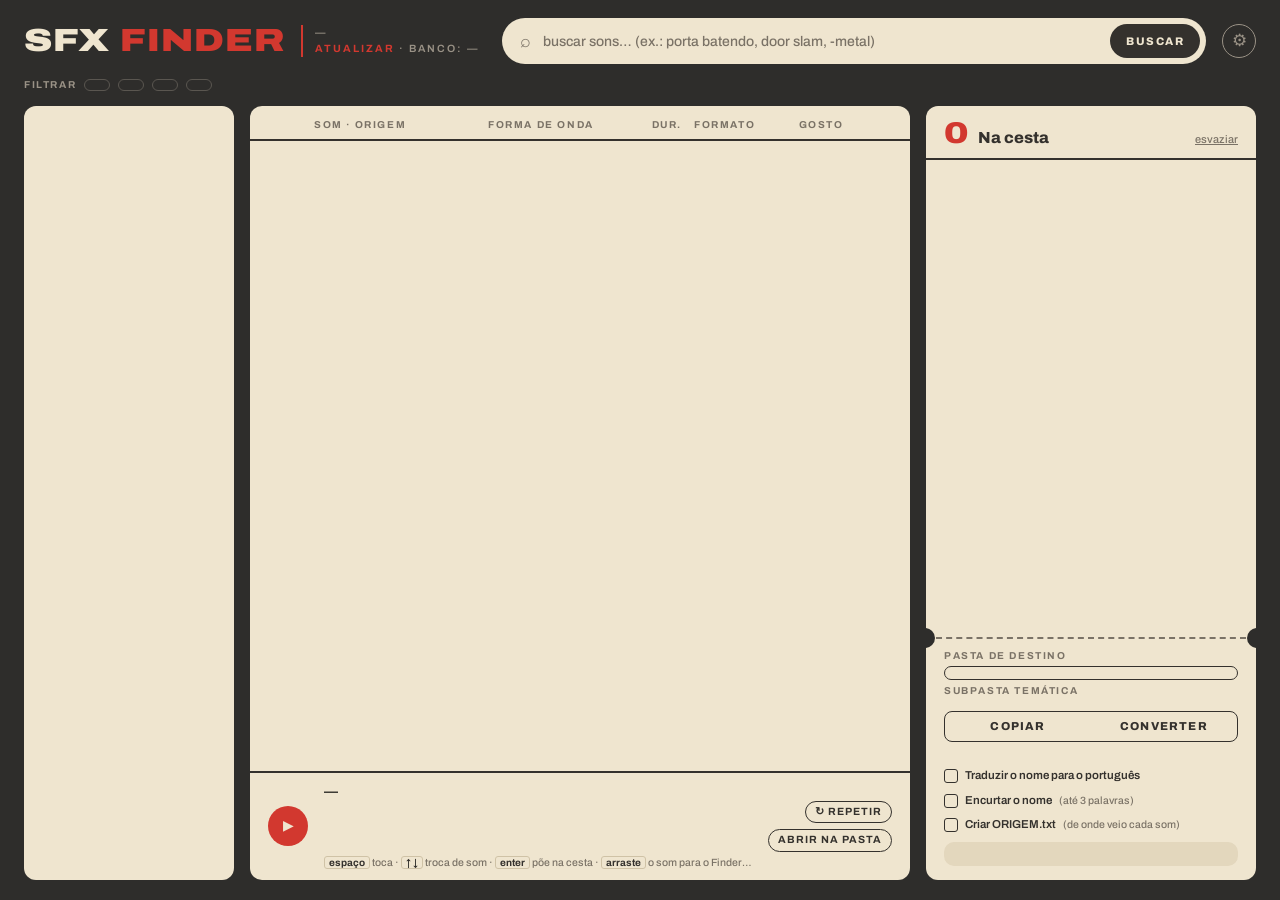
<file: ui/index.html>
<!doctype html>
<html lang="pt-BR">
<head>
  <meta charset="utf-8">
  <meta name="viewport" content="width=device-width, initial-scale=1">
  <title>SFX Finder</title>
  <link rel="stylesheet" href="style.css">
</head>
<body>
  <header class="topo">
    <div class="marca">SFX <span>FINDER</span></div>
    <div class="sub"><span id="sub1">—</span><br><button class="link" id="atualizar">atualizar</button> · <span id="sub2">banco: —</span></div>
    <label class="busca">
      <span class="lupa">⌕</span>
      <input id="q" type="text" placeholder="buscar sons… (ex.: porta batendo, door slam, -metal)" autocomplete="off" spellcheck="false">
      <span class="dica" id="dica"></span>
      <button class="btn-busca" id="buscar">BUSCAR</button>
    </label>
    <button class="engr" id="engr" title="Ajustes">⚙</button>
  </header>

  <div class="filtros">
    <span class="rot apagado">Filtrar</span>
    <button class="chip" data-filtro="dur"></button>
    <button class="chip" data-filtro="qual"></button>
    <button class="chip" data-filtro="canais"></button>
    <button class="chip" data-filtro="gosto"></button>
    <span class="esp"></span>
    <span class="cont" id="cont"></span>
  </div>

  <main class="corpo">
    <nav class="bilhete bibs" id="bibs"></nav>

    <section class="bilhete res">
      <div class="cab rot" id="cab"><span></span><button data-col="nome">Som · origem</button><span>Forma de onda</span><button class="dir" data-col="duracao">Dur.</button><button data-col="formato">Formato</button><button class="centro" data-col="gosto">Gosto</button><span></span></div>
      <div class="linhas" id="linhas"></div>
      <div class="player" id="player">
        <button class="big" id="tocar" title="Tocar (espaço)">▶</button>
        <div class="meio">
          <div class="t"><b id="p-nome">—</b><span class="tab" id="p-tempo"></span></div>
          <div class="grande" id="grande"><canvas id="onda-grande"></canvas><div class="trecho oculto" id="trecho"><button id="sem-trecho" title="Tirar o trecho">✕</button></div><div class="cursor-play" id="cursor"></div></div>
          <div class="teclas"><b>espaço</b> toca · <b>↑ ↓</b> troca de som · <b>enter</b> põe na cesta · <b>arraste</b> o som para o Finder ou o Avid · arraste na onda para marcar um trecho</div>
        </div>
        <div class="ctl">
          <button class="mini" id="repetir">↻ REPETIR</button>
          <button class="mini" id="revelar">ABRIR NA PASTA</button>
        </div>
      </div>
    </section>

    <aside class="bilhete cesta">
      <div class="cab2"><span class="num tab" id="n-cesta">0</span><b>Na cesta</b><span class="esp"></span><button class="limpar" id="esvaziar">esvaziar</button></div>
      <div class="itens" id="itens"></div>
      <div class="picote"></div>
      <div class="dest">
        <div class="campo">
          <span class="rot">Pasta de destino</span>
          <button class="caixa" id="destino"></button>
          <span class="rot" id="rot-temas">Subpasta temática</span>
          <div class="temas" id="temas"></div>
        </div>
        <div class="seg" id="acao"><button data-acao="copiar">COPIAR</button><button data-acao="converter">CONVERTER</button></div>
        <div class="campo" id="conv">
          <div class="fmts" id="fmts"></div>
          <div class="lin2" id="params"></div>
        </div>
        <div class="campo oculto" id="copia-info"><span class="nota">Copia o arquivo original, sem mudar o formato.</span></div>
        <button class="chk" data-op="traduzir"><i></i>Traduzir o nome para o português</button>
        <button class="chk" data-op="encurtar"><i></i>Encurtar o nome <small>(até 3 palavras)</small></button>
        <button class="chk" data-op="origem"><i></i>Criar ORIGEM.txt <small>(de onde veio cada som)</small></button>
        <button class="ir" id="ir" disabled></button>
      </div>
    </aside>
  </main>

  <div class="menu oculto" id="menu"></div>
  <div class="aviso oculto" id="aviso"></div>

  <div class="veu oculto" id="boas">
    <div class="boas">
      <div class="rot">Bem-vindo ao SFX Finder</div>
      <h2>ONDE ESTÁ O SEU BANCO DE SONS?</h2>
      <p>Escolha a pasta com os seus efeitos sonoros. O app lê tudo uma vez e guarda um índice. Nas próximas vezes ele abre na hora; para conferir o que mudou, use “atualizar”, no alto.</p>
      <button class="caixa vazia" id="boas-pasta">+ ESCOLHER A PASTA DO BANCO</button>
      <div id="boas-prog" class="oculto">
        <div class="linha"><span id="boas-txt">Procurando os sons…</span><span class="tab" id="boas-n"></span></div>
        <div class="barra"><i id="boas-barra"></i></div>
        <p class="pequeno">Você já pode buscar enquanto ele termina.</p>
        <div class="boas-botoes"><button class="mini on" id="boas-fechar">BUSCAR ENQUANTO TERMINA</button></div>
      </div>
    </div>
  </div>

  <div class="veu oculto" id="ajustes">
    <div class="boas">
      <div class="rot">Ajustes</div>
      <h2>SFX FINDER</h2>
      <div class="campo"><span class="rot">Banco de sons</span><button class="caixa" id="aj-banco"></button></div>
      <p id="aj-info"></p>
      <button class="chk" id="aj-ia"></button>
      <div class="boas-botoes"><button class="mini" id="aj-atualizar">ATUALIZAR O ÍNDICE</button><button class="mini on" id="aj-fechar">FECHAR</button></div>
      <p class="pequeno" id="versao"></p>
    </div>
  </div>

  <script src="app.js"></script>
</body>
</html>
</file>
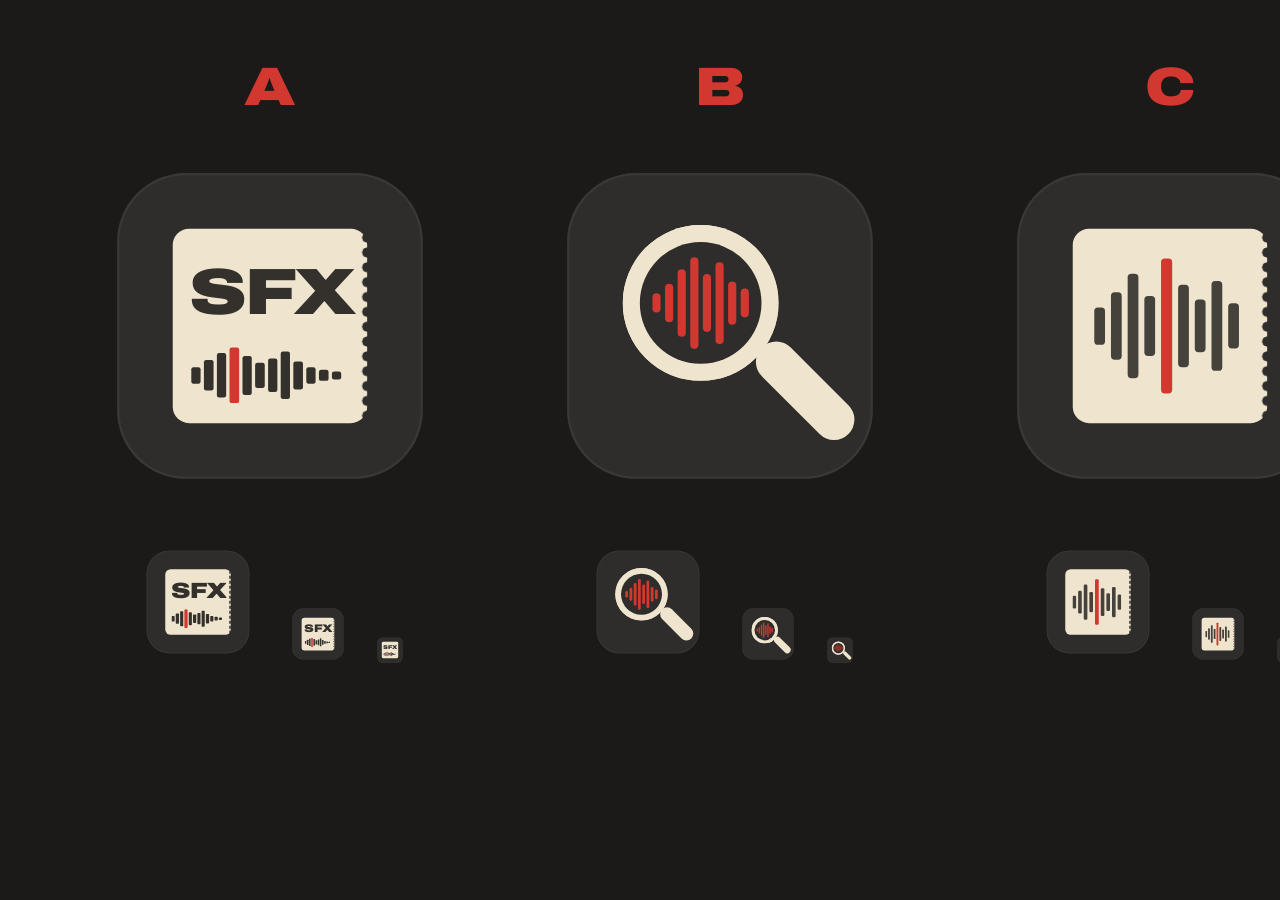
<file: docs/preview/icone.html>
<!doctype html><html><head><meta charset="utf-8"><style>
@font-face { font-family: "Archivo"; src: url("../../ui/fonts/archivo.woff2") format("woff2"); font-weight: 100 900; font-stretch: 62% 125%; }
:root { --fundo: #2e2d2b; --papel: #efe5cf; --tinta: #34312d; --verm: #d2382f; }
html,body{margin:0;background:transparent}
body.folha{background:#1b1a19;width:1500px;height:760px;font-family:"Archivo";color:#efe5cf}
.ic{position:relative;width:1024px;height:1024px}
.fundo{position:absolute;left:100px;top:100px;width:824px;height:824px;border-radius:185px;background:var(--fundo);overflow:hidden;box-shadow:inset 0 0 0 6px #3a3835}

/* A: bilhete com SFX e onda */
.a .bilhete{position:absolute;left:150px;top:150px;width:524px;height:524px;border-radius:44px;background:var(--papel)}
.a .bilhete::after{content:"";position:absolute;right:-20px;top:0;bottom:0;width:40px;background:radial-gradient(circle at 20px 20px,var(--fundo) 13px,transparent 14px) 0 4px/40px 40px repeat-y}
.a .txt{position:absolute;left:44px;top:84px;font:900 176px/1 "Archivo";font-stretch:125%;color:var(--tinta);letter-spacing:-4px}
.a .onda{position:absolute;left:50px;right:70px;top:320px;height:150px;display:flex;align-items:center;gap:9px}
.a .onda i{flex:1;background:var(--tinta);border-radius:6px}
.a .onda i.v{background:var(--verm)}

/* B: lupa com a onda dentro */
.b .lente{position:absolute;left:150px;top:140px;width:420px;height:420px;border-radius:50%;background:var(--papel);box-shadow:0 0 0 46px var(--papel) inset, 0 0 0 0 transparent}
.b .vidro{position:absolute;left:196px;top:186px;width:328px;height:328px;border-radius:50%;background:var(--fundo);display:flex;align-items:center;justify-content:center;gap:12px;overflow:hidden}
.b .vidro i{width:22px;background:var(--verm);border-radius:11px}
.b .cabo{position:absolute;left:470px;top:470px;width:110px;height:330px;background:var(--papel);border-radius:55px;transform:rotate(-45deg);transform-origin:55px 0}

/* C: bilhete com barras e uma vermelha “achada” */
.c .bilhete{position:absolute;left:150px;top:150px;width:524px;height:524px;border-radius:44px;background:var(--papel)}
.c .bilhete::after{content:"";position:absolute;right:-20px;top:0;bottom:0;width:40px;background:radial-gradient(circle at 20px 20px,var(--fundo) 13px,transparent 14px) 0 4px/40px 40px repeat-y}
.c .barras{position:absolute;left:58px;right:76px;top:60px;bottom:60px;display:flex;align-items:center;gap:16px}
.c .barras i{flex:1;background:var(--tinta);border-radius:10px;opacity:.9}
.c .barras i.v{background:var(--verm);opacity:1}
.c .anel{position:absolute;border:26px solid var(--verm);border-radius:50%;width:150px;height:150px;left:208px;top:-6px}

.folha .linha{display:flex;gap:70px;padding:60px 80px 0;align-items:flex-start}
.folha .op{display:flex;flex-direction:column;align-items:center;gap:22px}
.folha .op .grande{width:380px;height:380px;overflow:hidden}
.folha .op .grande .ic{transform:scale(.371);transform-origin:0 0}
.folha .peq{display:flex;gap:24px;align-items:flex-end}
.folha .peq div{overflow:hidden}
.folha .letra{font:900 54px/1 "Archivo";font-stretch:125%;color:#d2382f}
.folha .nome{font:700 13px/1 "Archivo";letter-spacing:2px;text-transform:uppercase;color:#9a9286}
</style></head><body>
<template id="A"><div class="ic a"><div class="fundo"><div class="bilhete"><div class="txt">SFX</div><div class="onda"></div></div></div></div></template>
<template id="B"><div class="ic b"><div class="fundo"><div class="cabo"></div><div class="lente"></div><div class="vidro"></div></div></div></template>
<template id="C"><div class="ic c"><div class="fundo"><div class="bilhete"><div class="barras"></div></div></div></div></template>
<script>
const op = new URLSearchParams(location.search).get("op");
const altA = [30,55,80,100,70,45,60,85,50,30,20,14];
const altB = [20,40,70,95,60,85,45,30];
const altC = [25,45,70,40,90,55,35,60,30];
function monta(id) {
  const n = document.getElementById(id).content.firstElementChild.cloneNode(true);
  if (id === "A") n.querySelector(".onda").innerHTML = altA.map((h,i)=>`<i class="${i===3?'v':''}" style="height:${h}%"></i>`).join("");
  if (id === "B") n.querySelector(".vidro").innerHTML = altB.map((h)=>`<i style="height:${h*2.6}px"></i>`).join("");
  if (id === "C") n.querySelector(".barras").innerHTML = altC.map((h,i)=>`<i class="${i===4?'v':''}" style="height:${h}%"></i>`).join("");
  return n;
}
if (op) { document.body.appendChild(monta(op)); }
else {
  document.body.className = "folha";
  const l = document.createElement("div"); l.className = "linha";
  for (const id of ["A","B","C"]) {
    const o = document.createElement("div"); o.className = "op";
    o.innerHTML = `<div class="letra">${id}</div><div class="grande"></div><div class="peq"></div>`;
    o.querySelector(".grande").appendChild(monta(id));
    for (const s of [128, 64, 32]) {
      const d = document.createElement("div"); d.style.width = d.style.height = s + "px";
      const m = monta(id); m.style.transform = `scale(${s/1024})`; m.style.transformOrigin = "0 0";
      d.appendChild(m); o.querySelector(".peq").appendChild(d);
    }
    l.appendChild(o);
  }
  document.body.appendChild(l);
}
</script></body></html>
</file>
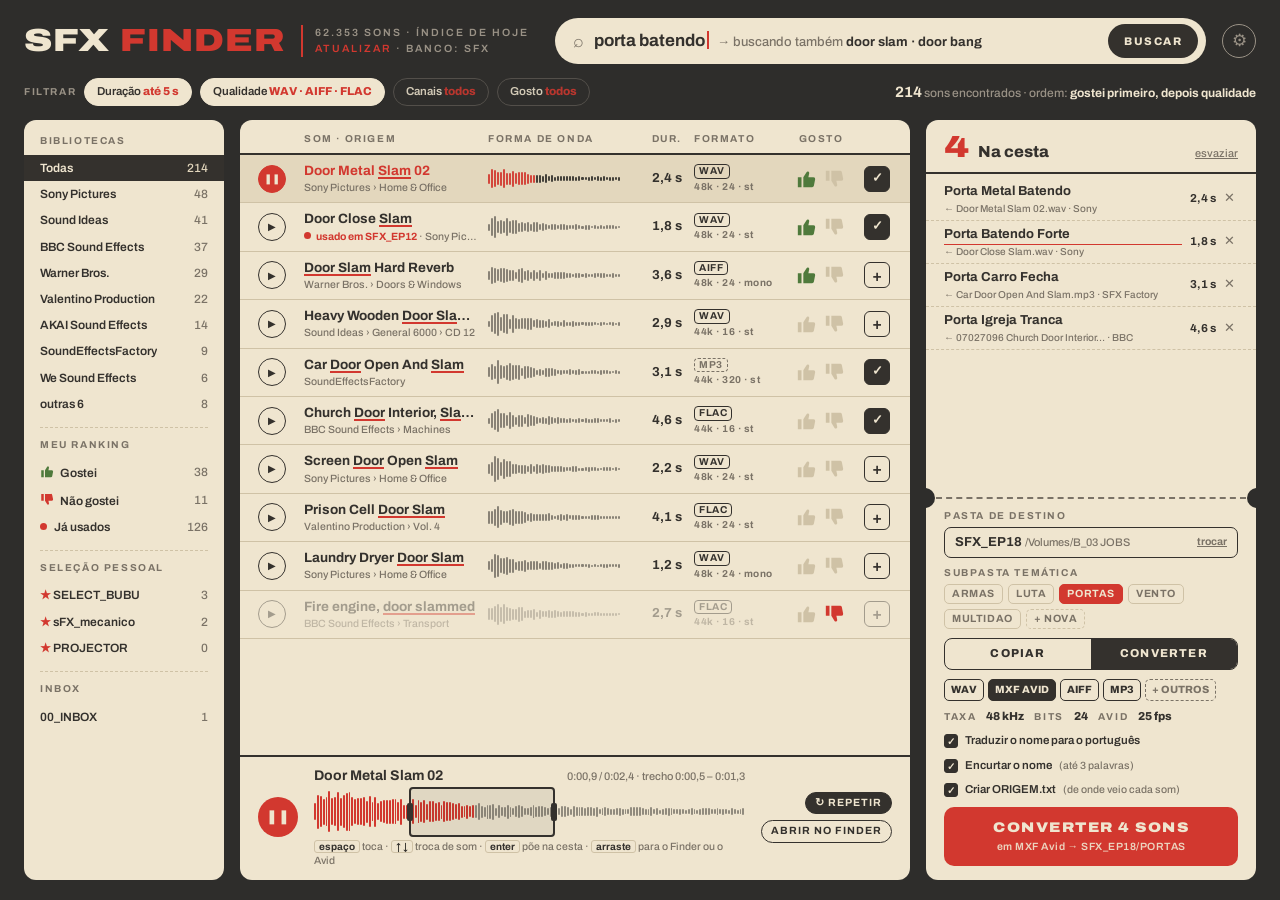
<file: docs/preview/janela.html>
<!doctype html>
<html lang="pt-BR">
<head>
<meta charset="utf-8">
<title>SFX Finder</title>
<style>
@font-face { font-family: "Archivo"; src: url("fonts/archivo.woff2") format("woff2"); font-weight: 100 900; font-stretch: 62% 125%; }
:root {
  --fundo: #2e2d2b; --papel: #efe5cf; --papel2: #e3d7bd; --tinta: #34312d; --tinta2: #7a7266;
  --linha: #cfc2a6; --destaque: #d2382f; --apagado: #9a9286; --ok: #4f7a3c;
}
body.p2 { --fundo: #1f2422; --papel: #e9ecdf; --papel2: #d9dfcc; --tinta: #26302b; --tinta2: #66716a; --linha: #bfc8b5; --destaque: #e0892a; --apagado: #8c978f; }
body.p3 { --fundo: #18191c; --papel: #f1efe9; --papel2: #e2dfd6; --tinta: #1d1e22; --tinta2: #6c6d72; --linha: #cbc8be; --destaque: #2f6fd2; --apagado: #8a8b90; }
* { box-sizing: border-box; margin: 0; }
html, body { height: 100%; }
body { background: var(--fundo); color: var(--papel); font: 500 13px/1.35 "Archivo", sans-serif;
  display: flex; flex-direction: column; gap: 14px; padding: 18px 24px 20px; overflow: hidden; }
.rot { font-size: 10px; font-weight: 700; letter-spacing: 1.6px; text-transform: uppercase; color: var(--tinta2); white-space: nowrap; }
.tab { font-variant-numeric: tabular-nums; }

/* topo */
.topo { display: flex; align-items: center; gap: 16px; }
.marca { font-size: 32px; font-weight: 900; font-stretch: 125%; letter-spacing: 1px; line-height: 1; white-space: nowrap; }
.marca span { color: var(--destaque); }
.sub { font-size: 10.5px; font-weight: 600; letter-spacing: 2px; text-transform: uppercase; color: var(--apagado); border-left: 2px solid var(--destaque); padding-left: 12px; line-height: 1.5; }
.busca { flex: 1; display: flex; align-items: center; gap: 10px; background: var(--papel); color: var(--tinta); border-radius: 30px; padding: 0 8px 0 18px; height: 46px; margin-left: 10px; }
.busca .lupa { font-size: 18px; color: var(--tinta2); }
.busca .txt { flex: 1; font-size: 17px; font-weight: 700; }
.busca .txt i { font-style: normal; color: var(--tinta2); font-weight: 500; font-size: 13px; margin-left: 8px; }
.busca .cursor { display: inline-block; width: 2px; height: 18px; background: var(--destaque); vertical-align: -3px; margin-left: 2px; }
.btn-busca { background: var(--tinta); color: var(--papel); border-radius: 22px; height: 34px; padding: 0 16px; display: grid; place-items: center; font-weight: 800; font-size: 11px; letter-spacing: 1.5px; }
.engr { width: 34px; height: 34px; border-radius: 50%; border: 1.5px solid var(--apagado); color: var(--apagado); display: grid; place-items: center; font-size: 17px; }

/* filtros */
.filtros { display: flex; align-items: center; gap: 8px; flex-wrap: wrap; }
.chip { border: 1.5px solid #5a5650; border-radius: 16px; padding: 5px 12px; font-size: 11.5px; font-weight: 600; color: var(--papel); opacity: .85; white-space: nowrap; }
.chip b { color: var(--destaque); font-weight: 800; }
.chip.on { background: var(--papel); color: var(--tinta); border-color: var(--papel); opacity: 1; }
.chip.on b { color: var(--destaque); }
.filtros .esp { flex: 1; }
.filtros .cont { font-size: 12px; color: var(--apagado); }
.filtros .cont b { color: var(--papel); font-size: 15px; }

.corpo { flex: 1; display: flex; gap: 16px; min-height: 0; }
.bilhete { background: var(--papel); color: var(--tinta); border-radius: 12px; display: flex; flex-direction: column; overflow: hidden; position: relative; }

/* coluna de bibliotecas */
.bibs { width: 200px; padding: 14px 0; }
.bibs h3 { padding: 0 16px 8px; }
.bib { display: flex; justify-content: space-between; gap: 8px; padding: 5px 16px; font-size: 12px; font-weight: 600; }
.bib span:first-child { overflow: hidden; text-overflow: ellipsis; white-space: nowrap; }
.bib .n { color: var(--tinta2); font-weight: 500; }
.bib.on { background: var(--tinta); color: var(--papel); }
.bib.on .n { color: var(--papel2); }
.bib.fav span:first-child::before { content: "★ "; color: var(--destaque); }
.bibs hr { border: none; border-top: 1.5px dashed var(--linha); margin: 10px 16px; }

/* resultados */
.res { flex: 1; min-width: 0; }
.res .cab { display: grid; grid-template-columns: 34px 1fr 132px 50px 84px 62px 28px; gap: 12px; padding: 12px 18px 8px; border-bottom: 2px solid var(--tinta); align-items: end; }
.linhas { flex: 1; overflow: hidden; }
.lin { display: grid; grid-template-columns: 34px 1fr 132px 50px 84px 62px 28px; gap: 12px; padding: 7px 18px; align-items: center; border-bottom: 1px solid var(--linha); }
.lin.tocando { background: var(--papel2); }
.lin.tocando .nome { color: var(--destaque); }
.play { width: 28px; height: 28px; border-radius: 50%; border: 1.5px solid var(--tinta); display: grid; place-items: center; font-size: 10px; }
.lin.tocando .play { background: var(--destaque); border-color: var(--destaque); color: var(--papel); }
.nome { font-weight: 700; font-size: 13.5px; white-space: nowrap; overflow: hidden; text-overflow: ellipsis; }
.nome mark { background: none; color: inherit; text-decoration: underline; text-decoration-color: var(--destaque); text-decoration-thickness: 2px; text-underline-offset: 2px; }
.cam { font-size: 10.5px; color: var(--tinta2); white-space: nowrap; overflow: hidden; text-overflow: ellipsis; margin-top: 1px; }
.onda { height: 26px; display: flex; align-items: center; gap: 1px; }
.onda i { flex: 1; background: var(--tinta); opacity: .55; border-radius: 1px; }
.lin.tocando .onda i { opacity: .9; }
.lin.tocando .onda i.ja { background: var(--destaque); }
.dur { font-size: 13px; font-weight: 700; text-align: right; }
.fmt { font-size: 10px; font-weight: 700; letter-spacing: .5px; color: var(--tinta2); line-height: 1.25; }
.fmt b { display: inline-block; border: 1.5px solid var(--tinta); color: var(--tinta); border-radius: 4px; padding: 0 4px; margin-bottom: 2px; font-size: 10px; }
.fmt b.mp3 { border-style: dashed; color: var(--tinta2); border-color: var(--tinta2); }
.add { width: 26px; height: 26px; border-radius: 6px; border: 1.5px solid var(--tinta); display: grid; place-items: center; font-size: 16px; font-weight: 700; }
.add.ok { background: var(--tinta); color: var(--papel); font-size: 13px; }

/* player */
.player { border-top: 2px solid var(--tinta); padding: 10px 18px 12px; display: flex; gap: 16px; align-items: center; }
.player .big { width: 40px; height: 40px; border-radius: 50%; background: var(--destaque); color: var(--papel); display: grid; place-items: center; font-size: 14px; flex: none; }
.player .meio { flex: 1; min-width: 0; }
.player .t { display: flex; justify-content: space-between; align-items: baseline; margin-bottom: 4px; }
.player .t b { font-size: 14px; }
.player .t span { font-size: 11px; color: var(--tinta2); }
.grande { height: 44px; display: flex; align-items: center; gap: 1px; position: relative; }
.grande i { flex: 1; background: var(--tinta); opacity: .5; border-radius: 1px; }
.grande i.ja { background: var(--destaque); opacity: 1; }
.grande i.sel { opacity: .9; }
.grande .trecho { position: absolute; top: -3px; bottom: -3px; left: 22%; width: 34%; border: 2px solid var(--tinta); border-radius: 4px; background: rgba(52,49,45,.08); }
.grande .trecho::before, .grande .trecho::after { content: ""; position: absolute; top: 50%; width: 6px; height: 18px; margin-top: -9px; background: var(--tinta); border-radius: 2px; }
.grande .trecho::before { left: -4px; } .grande .trecho::after { right: -4px; }
.player .ctl { display: flex; flex-direction: column; gap: 6px; align-items: flex-end; }
.mini { font-size: 10.5px; font-weight: 700; letter-spacing: 1px; border: 1.5px solid var(--tinta); border-radius: 12px; padding: 3px 9px; white-space: nowrap; }
.mini.on { background: var(--tinta); color: var(--papel); }

/* cesta */
.cesta { width: 330px; }
.cesta .cab2 { padding: 14px 18px 10px; border-bottom: 2px solid var(--tinta); display: flex; align-items: baseline; gap: 10px; }
.cesta .cab2 .num { font-size: 30px; font-weight: 900; font-stretch: 125%; line-height: .9; color: var(--destaque); }
.cesta .cab2 b { font-size: 16px; font-weight: 800; }
.cesta .cab2 .esp { flex: 1; }
.cesta .cab2 .limpar { font-size: 11px; color: var(--tinta2); text-decoration: underline; }
.itens { padding: 4px 0; flex: 1; overflow: hidden; }
.item { display: grid; grid-template-columns: 1fr auto 14px; gap: 8px; padding: 5px 18px; align-items: center; border-bottom: 1px dashed var(--linha); }
.item .novo { font-weight: 700; font-size: 13px; border-bottom: 1.5px solid transparent; }
.item .novo.edit { border-bottom-color: var(--destaque); }
.item .de { font-size: 10px; color: var(--tinta2); white-space: nowrap; overflow: hidden; text-overflow: ellipsis; }
.item .d { font-size: 11.5px; font-weight: 700; }
.item .x { color: var(--tinta2); font-size: 13px; }
.picote { border-top: 2px dashed var(--tinta2); margin: 0 10px; position: relative; }
.picote::before, .picote::after { content: ""; position: absolute; top: -11px; width: 20px; height: 20px; border-radius: 50%; background: var(--fundo); }
.picote::before { left: -21px; } .picote::after { right: -21px; }
.dest { padding: 10px 18px 14px; display: flex; flex-direction: column; gap: 9px; }
.campo { display: flex; flex-direction: column; gap: 4px; }
.caixa { border: 1.5px solid var(--tinta); border-radius: 7px; padding: 6px 10px; font-weight: 700; font-size: 13px; display: flex; justify-content: space-between; align-items: center; }
.caixa .pasta { font-size: 11px; color: var(--tinta2); font-weight: 500; }
.caixa .seta { color: var(--tinta2); font-size: 10px; }
.temas { display: flex; flex-wrap: wrap; gap: 5px; }
.tema { font-size: 10.5px; font-weight: 700; letter-spacing: .6px; border: 1.5px solid var(--linha); border-radius: 5px; padding: 2px 7px; color: var(--tinta2); }
.tema.on { border-color: var(--destaque); background: var(--destaque); color: var(--papel); }
.tema.novo { border-style: dashed; }
.seg { display: flex; border: 1.5px solid var(--tinta); border-radius: 8px; overflow: hidden; }
.seg div { flex: 1; text-align: center; padding: 7px 0; font-weight: 800; font-size: 11.5px; letter-spacing: 1.2px; }
.seg div.on { background: var(--tinta); color: var(--papel); }
.fmts { display: flex; gap: 4px; white-space: nowrap; }
.f { font-size: 10.5px; font-weight: 800; border: 1.5px solid var(--tinta); border-radius: 5px; padding: 3px 6px; }
.f.on { background: var(--tinta); color: var(--papel); }
.f.out { border-style: dashed; color: var(--tinta2); border-color: var(--tinta2); }
.lin2 { display: flex; gap: 10px; align-items: center; font-size: 11.5px; font-weight: 600; }
.lin2 .v { font-weight: 800; }
.chk { display: flex; align-items: center; gap: 7px; font-size: 11.5px; font-weight: 600; }
.chk i { width: 14px; height: 14px; border: 1.5px solid var(--tinta); border-radius: 3px; display: grid; place-items: center; font-style: normal; font-size: 10px; flex: none; }
.chk i.v { background: var(--tinta); color: var(--papel); }
.chk small { color: var(--tinta2); font-weight: 500; font-size: 10.5px; }
.ir { background: var(--destaque); color: var(--papel); border-radius: 10px; padding: 12px; text-align: center; font-weight: 900; font-stretch: 115%; font-size: 14px; letter-spacing: 1.5px; }
.ir small { display: block; font-weight: 600; font-stretch: 100%; font-size: 10.5px; letter-spacing: .5px; opacity: .9; margin-top: 2px; }

.sub u { color: var(--destaque); text-decoration: none; }
.busca .txt i b.en { color: var(--tinta); font-weight: 700; }
.caixa .seta { font-size: 10.5px; text-decoration: underline; }
.caixa.vazia { border-style: dashed; color: var(--destaque); justify-content: center; letter-spacing: 1.2px; font-size: 12px; padding: 10px; }
.ir.off { background: var(--papel2); color: var(--tinta2); }
.temas.off .tema { opacity: .35; }
/* primeira vez */
.veu { position: fixed; inset: 0; background: rgba(30,29,27,.82); display: grid; place-items: center; }
.boas { width: 520px; background: var(--papel); color: var(--tinta); border-radius: 14px; padding: 28px 32px 26px; display: flex; flex-direction: column; gap: 14px; }
.boas h2 { font-size: 24px; font-weight: 900; font-stretch: 125%; line-height: 1.05; }
.boas p { font-size: 13px; color: var(--tinta2); }
.boas .caixa { padding: 10px 12px; }
.barra { height: 10px; border-radius: 5px; background: var(--papel2); overflow: hidden; }
.barra i { display: block; height: 100%; width: 38%; background: var(--destaque); }
.boas .linha { display: flex; justify-content: space-between; font-size: 12px; font-weight: 700; }
.boas .linha span { color: var(--tinta2); font-weight: 500; }

.ic { display: inline-block; width: 15px; height: 15px; background: var(--tinta); -webkit-mask: url("data:image/svg+xml,%3Csvg xmlns='http://www.w3.org/2000/svg' viewBox='0 0 24 24'%3E%3Cpath d='M2 10h4v11H2zM8 21h9.5a2 2 0 0 0 2-1.6l1.4-7A2 2 0 0 0 19 10h-5.5l.9-4.3a1.6 1.6 0 0 0-2.9-1.2L8 10z'/%3E%3C/svg%3E") center/contain no-repeat; vertical-align: -2px; }
.ic.dn { transform: scaleY(-1); }
.voto { display: flex; gap: 6px; justify-content: center; }
.voto .ic { width: 22px; height: 22px; background: var(--linha); }
.voto .ic.up.on { background: var(--ok); }
.voto .ic.dn.on { background: var(--destaque); }
.lin.ruim > div:not(.voto) { opacity: .4; }
.usado { display: inline-block; width: 7px; height: 7px; border-radius: 50%; background: var(--destaque); margin-right: 5px; vertical-align: 1px; }
.cam b.usd { color: var(--destaque); font-weight: 700; }
.bib .ic { margin-right: 3px; }
.bib .ic.up { background: var(--ok); } .bib .ic.dn { background: var(--destaque); }
.teclas { font-size: 10.5px; color: var(--tinta2); margin-top: 6px; } .teclas b { color: var(--tinta); border: 1px solid var(--linha); border-radius: 3px; padding: 0 4px; font-size: 10px; }
</style>
</head>
<body>
<div class="topo">
  <div class="marca">SFX <span>FINDER</span></div>
  <div class="sub">62.353 sons · índice de hoje<br><u>atualizar</u> · banco: SFX</div>
  <div class="busca">
    <span class="lupa">⌕</span>
    <div class="txt">porta batendo<span class="cursor"></span><i>→ buscando também <b class="en">door slam · door bang</b></i></div>
    <div class="btn-busca">BUSCAR</div>
  </div>
  <div class="engr">⚙</div>
</div>

<div class="filtros">
  <span class="rot" style="color:var(--apagado)">Filtrar</span>
  <div class="chip on">Duração <b>até 5 s</b></div>
  <div class="chip on">Qualidade <b>WAV · AIFF · FLAC</b></div>
  <div class="chip">Canais <b>todos</b></div>
  <div class="chip">Gosto <b>todos</b></div>
  <div class="esp"></div>
  <div class="cont"><b class="tab">214</b> sons encontrados · ordem: <b style="font-size:12px">gostei primeiro, depois qualidade</b></div>
</div>

<div class="corpo">
  <div class="bilhete bibs">
    <h3 class="rot">Bibliotecas</h3>
    <div class="bib on"><span>Todas</span><span class="n tab">214</span></div>
    <div class="bib"><span>Sony Pictures</span><span class="n tab">48</span></div>
    <div class="bib"><span>Sound Ideas</span><span class="n tab">41</span></div>
    <div class="bib"><span>BBC Sound Effects</span><span class="n tab">37</span></div>
    <div class="bib"><span>Warner Bros.</span><span class="n tab">29</span></div>
    <div class="bib"><span>Valentino Production</span><span class="n tab">22</span></div>
    <div class="bib"><span>AKAI Sound Effects</span><span class="n tab">14</span></div>
    <div class="bib"><span>SoundEffectsFactory</span><span class="n tab">9</span></div>
    <div class="bib"><span>We Sound Effects</span><span class="n tab">6</span></div>
    <div class="bib"><span>outras 6</span><span class="n tab">8</span></div>
    <hr>
    <h3 class="rot">Meu ranking</h3>
    <div class="bib"><span><span class="ic up"></span> Gostei</span><span class="n tab">38</span></div>
    <div class="bib"><span><span class="ic dn"></span> Não gostei</span><span class="n tab">11</span></div>
    <div class="bib"><span><span class="usado"></span> Já usados</span><span class="n tab">126</span></div>
    <hr>
    <h3 class="rot">Seleção pessoal</h3>
    <div class="bib fav"><span>SELECT_BUBU</span><span class="n tab">3</span></div>
    <div class="bib fav"><span>sFX_mecanico</span><span class="n tab">2</span></div>
    <div class="bib fav"><span>PROJECTOR</span><span class="n tab">0</span></div>
    <hr>
    <h3 class="rot">Inbox</h3>
    <div class="bib"><span>00_INBOX</span><span class="n tab">1</span></div>
  </div>

  <div class="bilhete res">
    <div class="cab rot"><span></span><span>Som · origem</span><span>Forma de onda</span><span style="text-align:right">Dur.</span><span>Formato</span><span style="text-align:center">Gosto</span><span></span></div>
    <div class="linhas" id="linhas"></div>
    <div class="player">
      <div class="big">❚❚</div>
      <div class="meio">
        <div class="t"><b>Door Metal Slam 02</b><span class="tab">0:00,9 / 0:02,4 · trecho 0:00,5 – 0:01,3</span></div>
        <div class="grande" id="grande"><div class="trecho"></div></div>
        <div class="teclas"><b>espaço</b> toca · <b>↑ ↓</b> troca de som · <b>enter</b> põe na cesta · <b>arraste</b> para o Finder ou o Avid</div>
      </div>
      <div class="ctl">
        <div class="mini on">↻ REPETIR</div>
        <div class="mini">ABRIR NO FINDER</div>
      </div>
    </div>
  </div>

  <div class="bilhete cesta">
    <div class="cab2"><span class="num tab">4</span><b>Na cesta</b><span class="esp"></span><span class="limpar">esvaziar</span></div>
    <div class="itens">
      <div class="item"><div><div class="novo">Porta Metal Batendo</div><div class="de">← Door Metal Slam 02.wav · Sony</div></div><span class="d tab">2,4 s</span><span class="x">✕</span></div>
      <div class="item"><div><div class="novo edit">Porta Batendo Forte</div><div class="de">← Door Close Slam.wav · Sony</div></div><span class="d tab">1,8 s</span><span class="x">✕</span></div>
      <div class="item"><div><div class="novo">Porta Carro Fecha</div><div class="de">← Car Door Open And Slam.mp3 · SFX Factory</div></div><span class="d tab">3,1 s</span><span class="x">✕</span></div>
      <div class="item"><div><div class="novo">Porta Igreja Tranca</div><div class="de">← 07027096 Church Door Interior… · BBC</div></div><span class="d tab">4,6 s</span><span class="x">✕</span></div>
    </div>
    <div class="picote"></div>
    <div class="dest">
      <div class="campo">
        <span class="rot">Pasta de destino</span>
        <div class="caixa" id="caixa"><span>SFX_EP18 <span class="pasta">/Volumes/B_03 JOBS</span></span><span class="seta">trocar</span></div>
        <span class="rot" id="subrot" style="margin-top:4px">Subpasta temática</span>
        <div class="temas">
          <span class="tema">ARMAS</span><span class="tema">LUTA</span><span class="tema on">PORTAS</span><span class="tema">VENTO</span><span class="tema">MULTIDAO</span><span class="tema novo">+ NOVA</span>
        </div>
      </div>
      <div class="seg"><div>COPIAR</div><div class="on">CONVERTER</div></div>
      <div class="campo">
        <div class="fmts"><span class="f">WAV</span><span class="f on">MXF AVID</span><span class="f">AIFF</span><span class="f">MP3</span><span class="f out">+ OUTROS</span></div>
        <div class="lin2" style="margin-top:4px"><span class="rot">Taxa</span><span class="v">48 kHz</span><span class="rot">Bits</span><span class="v">24</span><span class="rot">Avid</span><span class="v">25 fps</span></div>
      </div>
      <div class="chk"><i class="v">✓</i>Traduzir o nome para o português</div>
      <div class="chk"><i class="v">✓</i>Encurtar o nome <small>(até 3 palavras)</small></div>
      <div class="chk"><i class="v">✓</i>Criar ORIGEM.txt <small>(de onde veio cada som)</small></div>
      <div class="ir" id="ir">CONVERTER 4 SONS<small>em MXF Avid → SFX_EP18/PORTAS</small></div>
    </div>
  </div>
</div>

<script>
const prm = new URLSearchParams(location.search); const q = prm.get('p'); if (q) document.body.classList.add(q);
const cena = prm.get('cena');
const sons = [
  ['Door Metal <mark>Slam</mark> 02', 'Sony Pictures › Home & Office', '2,4 s', 'WAV', '48k · 24 · st', 'tocando', 'ok', 'up', ''],
  ['Door Close <mark>Slam</mark>', 'Sony Pictures › Home & Office', '1,8 s', 'WAV', '48k · 24 · st', '', 'ok', 'up', 'usado em SFX_EP12'],
  ['<mark>Door Slam</mark> Hard Reverb', 'Warner Bros. › Doors & Windows', '3,6 s', 'AIFF', '48k · 24 · mono', '', '', 'up', ''],
  ['Heavy Wooden <mark>Door Slam</mark> Interior', 'Sound Ideas › General 6000 › CD 12', '2,9 s', 'WAV', '44k · 16 · st', '', '', '', ''],
  ['Car <mark>Door</mark> Open And <mark>Slam</mark>', 'SoundEffectsFactory', '3,1 s', 'MP3', '44k · 320 · st', '', 'ok', '', ''],
  ['Church <mark>Door</mark> Interior, <mark>Slams</mark>, bolts lock', 'BBC Sound Effects › Machines', '4,6 s', 'FLAC', '44k · 16 · st', '', 'ok', '', ''],
  ['Screen <mark>Door</mark> Open <mark>Slam</mark>', 'Sony Pictures › Home & Office', '2,2 s', 'WAV', '48k · 24 · st', '', '', '', ''],
  ['Prison Cell <mark>Door Slam</mark>', 'Valentino Production › Vol. 4', '4,1 s', 'FLAC', '48k · 24 · st', '', '', '', ''],
  ['Laundry Dryer <mark>Door Slam</mark>', 'Sony Pictures › Home & Office', '1,2 s', 'WAV', '48k · 24 · mono', '', '', '', ''],
  ['Fire engine, <mark>door slammed</mark>', 'BBC Sound Effects › Transport', '2,7 s', 'FLAC', '44k · 16 · st', '', '', 'down', ''],

];
function onda(n, seed, ja) {
  let s = '', x = seed;
  for (let i = 0; i < n; i++) {
    x = (x * 9301 + 49297) % 233280; const r = x / 233280;
    const env = Math.exp(-i / (n * 0.28)) * (i < 3 ? (i + 1) / 3 : 1);
    const h = Math.max(6, Math.min(100, (env * 0.9 + 0.12) * (0.55 + r * 0.6) * 100));
    s += `<i class="${i < ja ? 'ja' : ''}" style="height:${h}%"></i>`;
  }
  return s;
}
document.getElementById('linhas').innerHTML = sons.map((s, k) => `
  <div class="lin ${s[5]} ${s[7] === 'down' ? 'ruim' : ''}">
    <div class="play">${s[5] ? '❚❚' : '▶'}</div>
    <div style="min-width:0"><div class="nome">${s[0]}</div><div class="cam">${s[8] ? '<span class="usado"></span><b class="usd">' + s[8] + '</b> · ' : ''}${s[1]}</div></div>
    <div class="onda">${onda(44, k * 37 + 11, s[5] ? 16 : 0)}</div>
    <div class="dur tab">${s[2]}</div>
    <div class="fmt"><b class="${s[3] === 'MP3' ? 'mp3' : ''}">${s[3]}</b><br>${s[4]}</div>
    <div class="voto"><span class="ic up ${s[7] === 'up' ? 'on' : ''}"></span><span class="ic dn ${s[7] === 'down' ? 'on' : ''}"></span></div>
    <div class="add ${s[6]}">${s[6] ? '✓' : '+'}</div>
  </div>`).join('');
document.getElementById('grande').insertAdjacentHTML('afterbegin', onda(150, 11, 56));
if (cena === 'sem-destino' || cena === 'primeira') {
  const c = document.getElementById('caixa'); c.className = 'caixa vazia'; c.innerHTML = '+ ESCOLHER PASTA DE DESTINO';
  document.querySelector('.temas').classList.add('off'); document.querySelectorAll('.tema.on').forEach(t => t.classList.remove('on'));
  const ir = document.getElementById('ir'); ir.classList.add('off'); ir.innerHTML = 'CONVERTER 4 SONS<small>escolha a pasta de destino</small>';
}
if (cena === 'primeira') {
  document.body.insertAdjacentHTML('beforeend', `<div class="veu"><div class="boas">
    <div class="rot">Bem-vindo ao SFX Finder</div>
    <h2>ONDE ESTÁ O SEU BANCO DE SONS?</h2>
    <p>Escolha a pasta com os seus efeitos sonoros. O app lê tudo uma vez e guarda um índice. Nas próximas vezes ele abre na hora e só olha o que mudou.</p>
    <div class="caixa"><span>SFX <span class="pasta">/Volumes/INSIDE_10TB/03_BIBLIOTECA DE EDIÇÃO</span></span><span class="seta">trocar</span></div>
    <div class="linha">Lendo o banco… <span class="tab">23.712 de ~62.000 sons · faltam ~4 min</span></div>
    <div class="barra"><i></i></div>
    <p style="font-size:11.5px">Você já pode buscar enquanto ele termina.</p>
  </div></div>`);
}
</script>
</body>
</html>
</file>
<file: ui/style.css>
/* SFX Finder: estilo "bilhete" (papel creme, tinta escura, vermelho), como o mockup aprovado. */
@font-face {
  font-family: "Archivo";
  src: url("fonts/archivo.woff2") format("woff2");
  font-weight: 100 900;
  font-stretch: 62% 125%;
}

:root {
  --fundo: #2e2d2b;
  --papel: #efe5cf;
  --papel2: #e3d7bd;
  --tinta: #34312d;
  --tinta2: #7a7266;
  --linha: #cfc2a6;
  --destaque: #d2382f;
  --apagado: #9a9286;
  --ok: #4f7a3c;
  color-scheme: dark;
}

* { box-sizing: border-box; margin: 0; }
html, body { height: 100%; }
body {
  background: var(--fundo); color: var(--papel);
  font: 500 13px/1.35 "Archivo", -apple-system, "Segoe UI", sans-serif;
  display: flex; flex-direction: column; gap: 14px; padding: 18px 24px 20px;
  overflow: hidden; -webkit-user-select: none; user-select: none;
}
button { font: inherit; color: inherit; cursor: pointer; background: none; border: none; padding: 0; text-align: inherit; }
button:disabled { cursor: default; }
input { font: inherit; color: inherit; background: none; border: none; outline: none; }
.oculto { display: none !important; }
.esp { flex: 1; }
.tab { font-variant-numeric: tabular-nums; }
.rot { font-size: 10px; font-weight: 700; letter-spacing: 1.6px; text-transform: uppercase; color: var(--tinta2); white-space: nowrap; }
.rot.apagado { color: var(--apagado); }
.link { color: var(--destaque); }
.link:hover { text-decoration: underline; }

/* topo */
.topo { display: flex; align-items: center; gap: 16px; }
.marca { font-size: 32px; font-weight: 900; font-stretch: 125%; letter-spacing: 1px; line-height: 1; white-space: nowrap; }
.marca span { color: var(--destaque); }
.sub { font-size: 10.5px; font-weight: 600; letter-spacing: 2px; text-transform: uppercase; color: var(--apagado); border-left: 2px solid var(--destaque); padding-left: 12px; line-height: 1.5; white-space: nowrap; max-width: 330px; overflow: hidden; text-overflow: ellipsis; }
.sub .link { font-weight: 700; letter-spacing: 2px; text-transform: uppercase; }
.busca { flex: 1; min-width: 0; display: flex; align-items: center; gap: 10px; background: var(--papel); color: var(--tinta); border-radius: 30px; padding: 0 6px 0 18px; height: 46px; margin-left: 6px; cursor: text; }
.busca .lupa { font-size: 18px; color: var(--tinta2); }
.busca input { flex: 0 1 auto; width: 60%; min-width: 80px; max-width: 70%; font-size: 17px; font-weight: 700; -webkit-user-select: text; user-select: text; }
.busca input::placeholder { color: var(--tinta2); font-weight: 500; font-size: 14px; }
.busca .dica { flex: 1; min-width: 0; color: var(--tinta2); font-size: 13px; white-space: nowrap; overflow: hidden; text-overflow: ellipsis; }
.busca .dica b { color: var(--tinta); }
.btn-busca { background: var(--tinta); color: var(--papel); border-radius: 22px; height: 34px; padding: 0 16px; font-weight: 800; font-size: 11px; letter-spacing: 1.5px; }
.engr { width: 34px; height: 34px; border-radius: 50%; border: 1.5px solid var(--apagado); color: var(--apagado); display: grid; place-items: center; font-size: 17px; flex: none; }
.engr:hover { color: var(--papel); border-color: var(--papel); }

/* filtros */
.filtros { display: flex; align-items: center; gap: 8px; }
.chip { border: 1.5px solid #5a5650; border-radius: 16px; padding: 5px 12px; font-size: 11.5px; font-weight: 600; color: var(--papel); white-space: nowrap; }
.chip b { color: var(--destaque); font-weight: 800; }
.chip:hover { border-color: var(--apagado); }
.chip.on { background: var(--papel); color: var(--tinta); border-color: var(--papel); }
.cont { font-size: 12px; color: var(--apagado); white-space: nowrap; }
.cont b { color: var(--papel); font-size: 15px; }
.cont i { font-style: normal; color: var(--papel); font-weight: 700; }

.corpo { flex: 1; display: flex; gap: 16px; min-height: 0; }
.bilhete { background: var(--papel); color: var(--tinta); border-radius: 12px; display: flex; flex-direction: column; overflow: hidden; position: relative; }

/* bibliotecas */
.bibs { width: 210px; flex: none; padding: 14px 0; overflow-y: auto; }
.bibs h3 { padding: 0 16px 6px; }
.bib { display: flex; justify-content: space-between; gap: 8px; padding: 4px 16px; font-size: 12px; font-weight: 600; width: 100%; }
.bib:hover { background: var(--papel2); }
.bib span:first-child { overflow: hidden; text-overflow: ellipsis; white-space: nowrap; }
.bib .n { color: var(--tinta2); font-weight: 500; flex: none; }
.bib.on { background: var(--tinta); color: var(--papel); }
.bib.on .n { color: var(--papel2); }
.bib.zero { opacity: .45; }
.bibs hr { border: none; border-top: 1.5px dashed var(--linha); margin: 9px 16px; }
.bibs .vazio-bib { padding: 0 16px; font-size: 11.5px; color: var(--tinta2); }

/* ícones (dedinho, ponto de "já usado") */
.ic { display: inline-block; width: 15px; height: 15px; background: var(--tinta); vertical-align: -2px;
  -webkit-mask: url("data:image/svg+xml,%3Csvg xmlns='http://www.w3.org/2000/svg' viewBox='0 0 24 24'%3E%3Cpath d='M2 10h4v11H2zM8 21h9.5a2 2 0 0 0 2-1.6l1.4-7A2 2 0 0 0 19 10h-5.5l.9-4.3a1.6 1.6 0 0 0-2.9-1.2L8 10z'/%3E%3C/svg%3E") center/contain no-repeat;
  mask: url("data:image/svg+xml,%3Csvg xmlns='http://www.w3.org/2000/svg' viewBox='0 0 24 24'%3E%3Cpath d='M2 10h4v11H2zM8 21h9.5a2 2 0 0 0 2-1.6l1.4-7A2 2 0 0 0 19 10h-5.5l.9-4.3a1.6 1.6 0 0 0-2.9-1.2L8 10z'/%3E%3C/svg%3E") center/contain no-repeat; }
.ic.dn { transform: scaleY(-1); }
.bib .ic { margin-right: 4px; }
.bib .ic.up { background: var(--ok); }
.bib .ic.dn { background: var(--destaque); }
.bib.on .ic.up, .bib.on .ic.dn { background: var(--papel); }
.usado { display: inline-block; width: 7px; height: 7px; border-radius: 50%; background: var(--destaque); margin-right: 5px; vertical-align: 1px; }

/* resultados */
.res { flex: 1; min-width: 0; }
.res .cab, .lin { display: grid; grid-template-columns: 34px minmax(0, 1fr) minmax(90px, 132px) 50px 84px 62px 28px; gap: 12px; align-items: center; }
.res .cab { padding: 12px 18px 8px; border-bottom: 2px solid var(--tinta); align-items: end; }
.dir { text-align: right; } .centro { text-align: center; }
.cab button { letter-spacing: inherit; text-transform: inherit; font-weight: inherit; white-space: nowrap; }
.cab button:hover { color: var(--tinta); }
.cab button.on { color: var(--destaque); }
.cab button.on::after { content: " ▲"; }
.cab button.on.desc::after { content: " ▼"; }
.linhas { flex: 1; overflow-y: auto; outline: none; }
.lin { padding: 7px 18px; border-bottom: 1px solid var(--linha); cursor: default; }
.lin:hover { background: rgba(52, 49, 45, .04); }
.lin.sel { background: var(--papel2); }
.lin.sel .nome { color: var(--destaque); }
.lin.ruim > :not(.voto) { opacity: .4; }
.play { width: 28px; height: 28px; border-radius: 50%; border: 1.5px solid var(--tinta); display: grid; place-items: center; font-size: 10px; text-align: center; }
.lin.tocando .play { background: var(--destaque); border-color: var(--destaque); color: var(--papel); }
.nome { font-weight: 700; font-size: 13.5px; white-space: nowrap; overflow: hidden; text-overflow: ellipsis; }
.nome mark { background: none; color: inherit; text-decoration: underline; text-decoration-color: var(--destaque); text-decoration-thickness: 2px; text-underline-offset: 2px; }
.cam { font-size: 10.5px; color: var(--tinta2); white-space: nowrap; overflow: hidden; text-overflow: ellipsis; margin-top: 1px; }
.cam b { color: var(--destaque); font-weight: 700; }
.lin canvas { width: 100%; height: 26px; display: block; }
.dur { font-size: 13px; font-weight: 700; text-align: right; white-space: nowrap; }
.fmt { font-size: 10px; font-weight: 700; letter-spacing: .3px; color: var(--tinta2); line-height: 1.25; white-space: nowrap; }
.fmt b { display: inline-block; border: 1.5px solid var(--tinta); color: var(--tinta); border-radius: 4px; padding: 0 4px; margin-bottom: 2px; font-size: 10px; text-transform: uppercase; }
.fmt b.perda { border-style: dashed; color: var(--tinta2); border-color: var(--tinta2); }
.voto { display: flex; gap: 6px; justify-content: center; }
.voto button { width: 22px; height: 22px; display: grid; place-items: center; }
.voto .ic { width: 20px; height: 20px; background: var(--linha); }
.voto button:hover .ic { background: var(--tinta2); }
.voto .ic.up.on { background: var(--ok); }
.voto .ic.dn.on { background: var(--destaque); }
.add { width: 26px; height: 26px; border-radius: 6px; border: 1.5px solid var(--tinta); display: grid; place-items: center; font-size: 16px; font-weight: 700; text-align: center; }
.add.ok { background: var(--tinta); color: var(--papel); font-size: 13px; }
.vazio { padding: 40px 30px; text-align: center; color: var(--tinta2); font-size: 14px; line-height: 1.6; }
.vazio b { display: block; color: var(--tinta); font-size: 20px; font-weight: 900; font-stretch: 125%; margin-bottom: 6px; }
.mais { padding: 12px 18px; text-align: center; font-size: 11.5px; color: var(--tinta2); }

/* player */
.player { border-top: 2px solid var(--tinta); padding: 10px 18px 10px; display: flex; gap: 16px; align-items: center; }
.player .big { width: 40px; height: 40px; border-radius: 50%; background: var(--destaque); color: var(--papel); display: grid; place-items: center; font-size: 14px; flex: none; text-align: center; }
.player .big:disabled { background: var(--linha); }
.player .meio { flex: 1; min-width: 0; }
.player .t { display: flex; justify-content: space-between; align-items: baseline; gap: 12px; margin-bottom: 4px; }
.player .t b { font-size: 14px; white-space: nowrap; overflow: hidden; text-overflow: ellipsis; }
.player .t span { font-size: 11px; color: var(--tinta2); white-space: nowrap; }
.grande { height: 44px; position: relative; cursor: crosshair; }
.grande canvas { width: 100%; height: 100%; display: block; }
.trecho { position: absolute; top: -3px; bottom: -3px; border: 2px solid var(--tinta); border-radius: 4px; background: rgba(52, 49, 45, .1); pointer-events: none; }
.trecho::before, .trecho::after { content: ""; position: absolute; top: 50%; width: 6px; height: 18px; margin-top: -9px; background: var(--tinta); border-radius: 2px; }
.trecho::before { left: -4px; } .trecho::after { right: -4px; }
.trecho button { pointer-events: auto; position: absolute; top: -9px; right: -9px; width: 16px; height: 16px; border-radius: 50%; background: var(--tinta); color: var(--papel); font-size: 9px; display: grid; place-items: center; text-align: center; }
.cursor-play { position: absolute; top: -2px; bottom: -2px; width: 2px; background: var(--destaque); left: 0; pointer-events: none; display: none; }
.teclas { font-size: 10.5px; color: var(--tinta2); margin-top: 6px; white-space: nowrap; overflow: hidden; text-overflow: ellipsis; }
.teclas b { color: var(--tinta); border: 1px solid var(--linha); border-radius: 3px; padding: 0 4px; font-size: 10px; }
.player .ctl { display: flex; flex-direction: column; gap: 6px; align-items: flex-end; }
.mini { font-size: 10.5px; font-weight: 700; letter-spacing: 1px; border: 1.5px solid var(--tinta); border-radius: 12px; padding: 3px 9px; white-space: nowrap; }
.mini.on { background: var(--tinta); color: var(--papel); }
.mini:disabled { opacity: .4; }

/* cesta */
.cesta { width: 330px; flex: none; }
.cesta .cab2 { padding: 14px 18px 10px; border-bottom: 2px solid var(--tinta); display: flex; align-items: baseline; gap: 10px; }
.cesta .cab2 .num { font-size: 30px; font-weight: 900; font-stretch: 125%; line-height: .9; color: var(--destaque); }
.cesta .cab2 b { font-size: 16px; font-weight: 800; }
.cesta .limpar { font-size: 11px; color: var(--tinta2); text-decoration: underline; }
.itens { padding: 4px 0; flex: 1; overflow-y: auto; min-height: 60px; }
.itens .vazio { padding: 18px; font-size: 12px; }
.item { display: grid; grid-template-columns: minmax(0, 1fr) auto 14px; gap: 8px; padding: 5px 18px; align-items: center; border-bottom: 1px dashed var(--linha); }
.item input { width: 100%; font-weight: 700; font-size: 13px; border-bottom: 1.5px solid transparent; padding: 0; -webkit-user-select: text; user-select: text; }
.item input:focus, .item input.edit { border-bottom-color: var(--destaque); }
.item .de { font-size: 10px; color: var(--tinta2); white-space: nowrap; overflow: hidden; text-overflow: ellipsis; }
.item .d { font-size: 11.5px; font-weight: 700; white-space: nowrap; }
.item .x { color: var(--tinta2); font-size: 13px; }
.item .x:hover { color: var(--destaque); }
.item.erro .de { color: var(--destaque); white-space: normal; }
.item .barrinha { grid-column: 1 / -1; height: 3px; background: var(--papel2); border-radius: 2px; overflow: hidden; }
.item .barrinha i { display: block; height: 100%; background: var(--destaque); }
.picote { border-top: 2px dashed var(--tinta2); margin: 0 10px; position: relative; }
.picote::before, .picote::after { content: ""; position: absolute; top: -11px; width: 20px; height: 20px; border-radius: 50%; background: var(--fundo); }
.picote::before { left: -21px; } .picote::after { right: -21px; }
.dest { padding: 10px 18px 14px; display: flex; flex-direction: column; gap: 9px; }
.campo { display: flex; flex-direction: column; gap: 4px; }
.caixa { border: 1.5px solid var(--tinta); border-radius: 7px; padding: 6px 10px; font-weight: 700; font-size: 13px; display: flex; justify-content: space-between; align-items: center; gap: 8px; width: 100%; }
.caixa > span:first-child { overflow: hidden; text-overflow: ellipsis; white-space: nowrap; }
.caixa .pasta { font-size: 11px; color: var(--tinta2); font-weight: 500; }
.caixa .seta { color: var(--tinta2); font-size: 10.5px; text-decoration: underline; flex: none; }
.caixa.vazia { border-style: dashed; color: var(--destaque); justify-content: center; letter-spacing: 1.2px; font-size: 12px; padding: 10px; }
.temas { display: flex; flex-wrap: wrap; gap: 5px; max-height: 64px; overflow-y: auto; }
.tema { font-size: 10.5px; font-weight: 700; letter-spacing: .6px; border: 1.5px solid var(--linha); border-radius: 5px; padding: 2px 7px; color: var(--tinta2); text-transform: uppercase; }
.tema:hover { border-color: var(--tinta2); }
.tema.on { border-color: var(--destaque); background: var(--destaque); color: var(--papel); }
.tema.novo { border-style: dashed; }
.tema input { width: 110px; font-size: 10.5px; font-weight: 700; text-transform: uppercase; color: var(--tinta); }
.temas.off .tema { opacity: .35; pointer-events: none; }
.seg { display: flex; border: 1.5px solid var(--tinta); border-radius: 8px; overflow: hidden; }
.seg button { flex: 1; text-align: center; padding: 7px 0; font-weight: 800; font-size: 11.5px; letter-spacing: 1.2px; }
.seg button.on { background: var(--tinta); color: var(--papel); }
.fmts { display: flex; gap: 4px; white-space: nowrap; }
.f { font-size: 10.5px; font-weight: 800; border: 1.5px solid var(--tinta); border-radius: 5px; padding: 3px 6px; }
.f.on { background: var(--tinta); color: var(--papel); }
.f.out { border-style: dashed; color: var(--tinta2); border-color: var(--tinta2); }
.f.out.on { border-style: solid; color: var(--papel); border-color: var(--tinta); }
.lin2 { display: flex; gap: 8px; align-items: center; font-size: 11.5px; font-weight: 600; margin-top: 4px; flex-wrap: wrap; }
.lin2 .v { font-weight: 800; border-bottom: 1.5px dotted var(--tinta2); }
.lin2 .v:hover { color: var(--destaque); }
.nota { font-size: 11.5px; color: var(--tinta2); }
.chk { display: flex; align-items: center; gap: 7px; font-size: 11.5px; font-weight: 600; }
.chk i { width: 14px; height: 14px; border: 1.5px solid var(--tinta); border-radius: 3px; display: grid; place-items: center; font-style: normal; font-size: 10px; flex: none; }
.chk.on i { background: var(--tinta); color: var(--papel); }
.chk.on i::before { content: "✓"; }
.chk small { color: var(--tinta2); font-weight: 500; font-size: 10.5px; }
.ir { background: var(--destaque); color: var(--papel); border-radius: 10px; padding: 12px; text-align: center; font-weight: 900; font-stretch: 115%; font-size: 14px; letter-spacing: 1.5px; position: relative; overflow: hidden; }
.ir small { display: block; font-weight: 600; font-stretch: 100%; font-size: 10.5px; letter-spacing: .5px; opacity: .9; margin-top: 2px; white-space: nowrap; overflow: hidden; text-overflow: ellipsis; }
.ir:disabled { background: var(--papel2); color: var(--tinta2); }
.ir.trabalhando { background: var(--tinta); }
.ir .prog { position: absolute; left: 0; bottom: 0; height: 4px; background: var(--destaque); }

/* menu dos filtros e formatos */
.menu { position: fixed; z-index: 20; background: var(--papel); color: var(--tinta); border-radius: 10px; padding: 6px 0; min-width: 170px; box-shadow: 0 10px 30px rgba(0, 0, 0, .45); }
.menu button { display: block; width: 100%; padding: 6px 16px; font-weight: 600; font-size: 12.5px; }
.menu button:hover { background: var(--papel2); }
.menu button.on { color: var(--destaque); font-weight: 800; }
.menu button.on::before { content: "● "; }

/* aviso no rodapé */
.aviso { position: fixed; left: 50%; bottom: 26px; transform: translateX(-50%); z-index: 30; background: var(--tinta); color: var(--papel); border: 1.5px solid var(--papel); border-radius: 12px; padding: 10px 16px; font-weight: 600; font-size: 12.5px; display: flex; gap: 14px; align-items: center; box-shadow: 0 10px 30px rgba(0, 0, 0, .5); max-width: 70vw; }
.aviso button { color: var(--destaque); font-weight: 800; letter-spacing: 1px; font-size: 11px; white-space: nowrap; }

/* primeira vez e ajustes */
.veu { position: fixed; inset: 0; z-index: 40; background: rgba(30, 29, 27, .82); display: grid; place-items: center; }
.boas { width: 540px; max-width: calc(100vw - 40px); background: var(--papel); color: var(--tinta); border-radius: 14px; padding: 28px 32px 26px; display: flex; flex-direction: column; gap: 14px; }
.boas h2 { font-size: 24px; font-weight: 900; font-stretch: 125%; line-height: 1.05; }
.boas p { font-size: 13px; color: var(--tinta2); }
.boas p.pequeno { font-size: 11.5px; }
.boas .caixa { padding: 10px 12px; }
.boas #boas-prog { display: flex; flex-direction: column; gap: 10px; }
.barra { height: 10px; border-radius: 5px; background: var(--papel2); overflow: hidden; }
.barra i { display: block; height: 100%; width: 0; background: var(--destaque); transition: width .2s; }
.boas .linha { display: flex; justify-content: space-between; gap: 10px; font-size: 12px; font-weight: 700; }
.boas .linha span:last-child { color: var(--tinta2); font-weight: 500; }
.boas-botoes { display: flex; gap: 8px; justify-content: flex-end; }
.boas-botoes .mini { padding: 6px 12px; }

/* IA */
.selo-ia { display: inline-block; background: var(--tinta); color: var(--papel); font-size: 10px; font-weight: 800; letter-spacing: 1px; border-radius: 9px; padding: 1px 7px; margin-right: 4px; vertical-align: 1px; }
.item input.pensando { color: var(--tinta2); font-style: italic; font-weight: 600; }
.boas .chk { font-size: 12.5px; }
</file>
